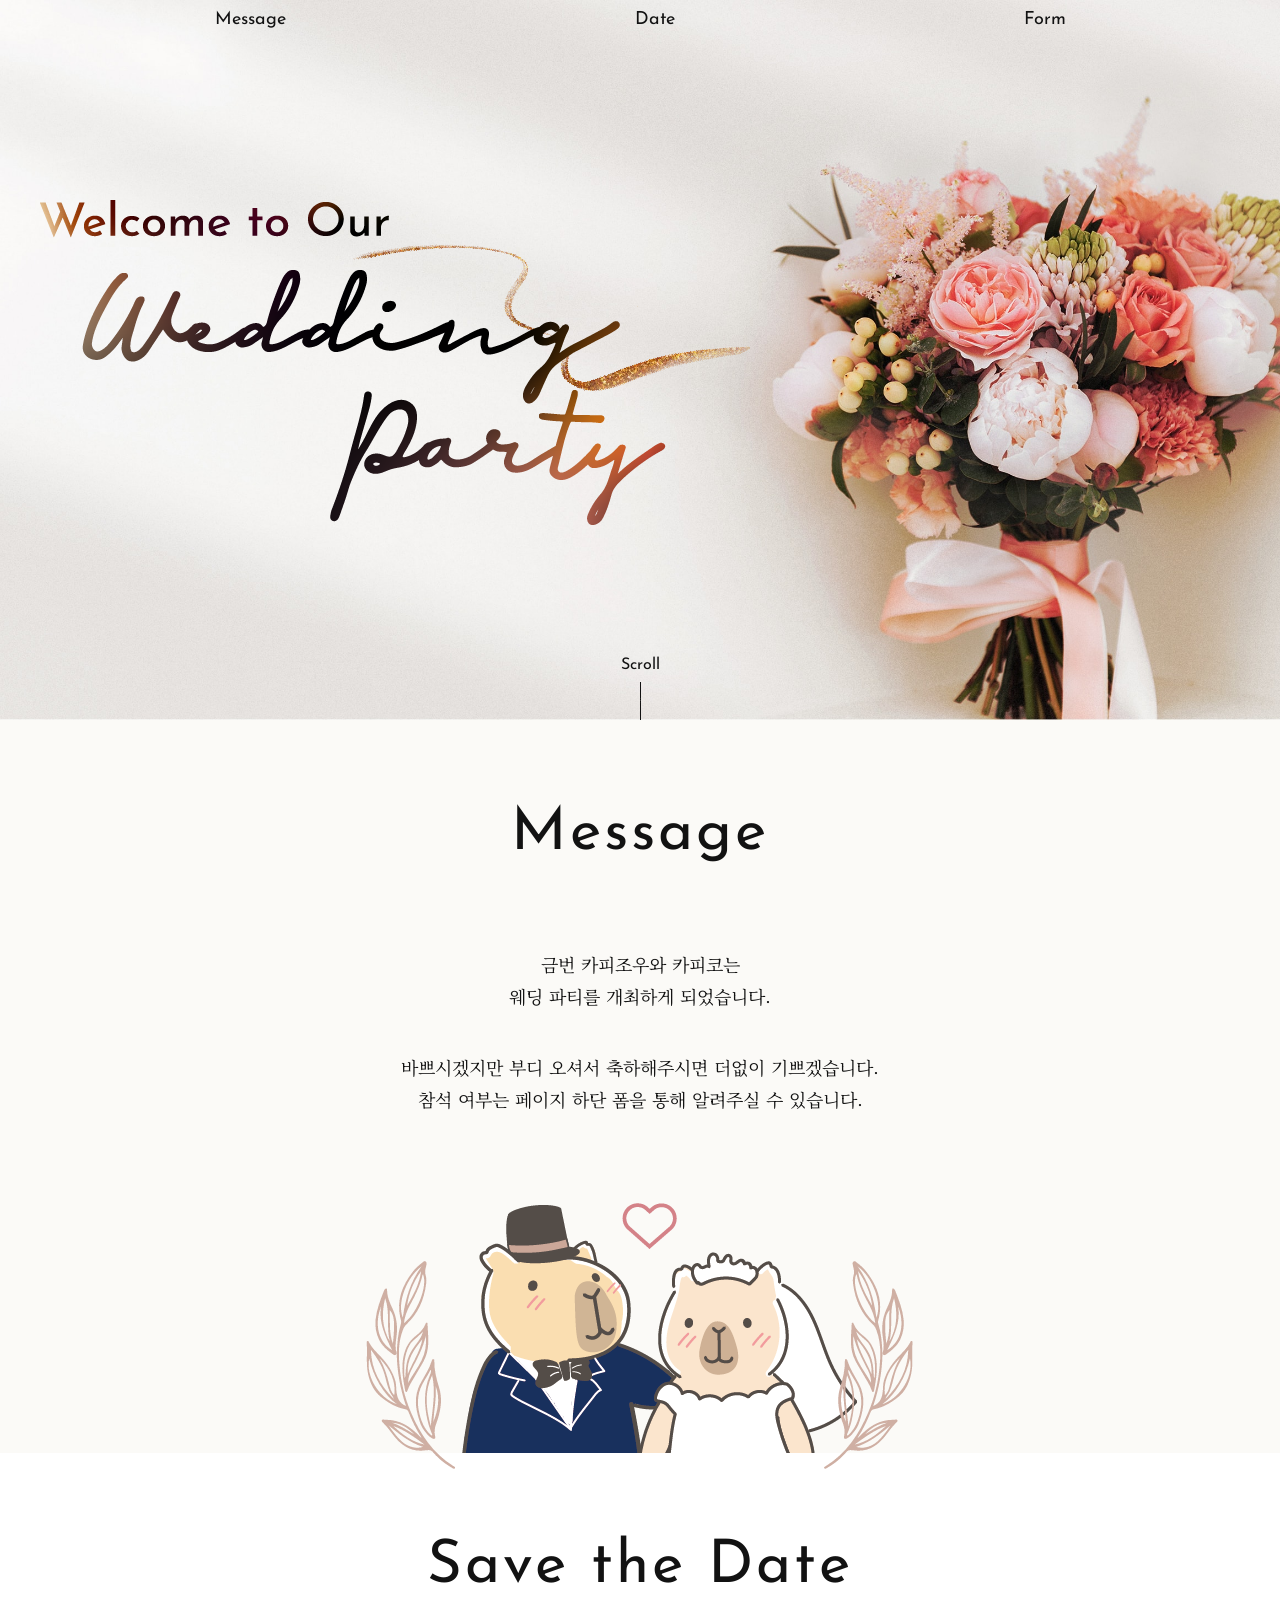
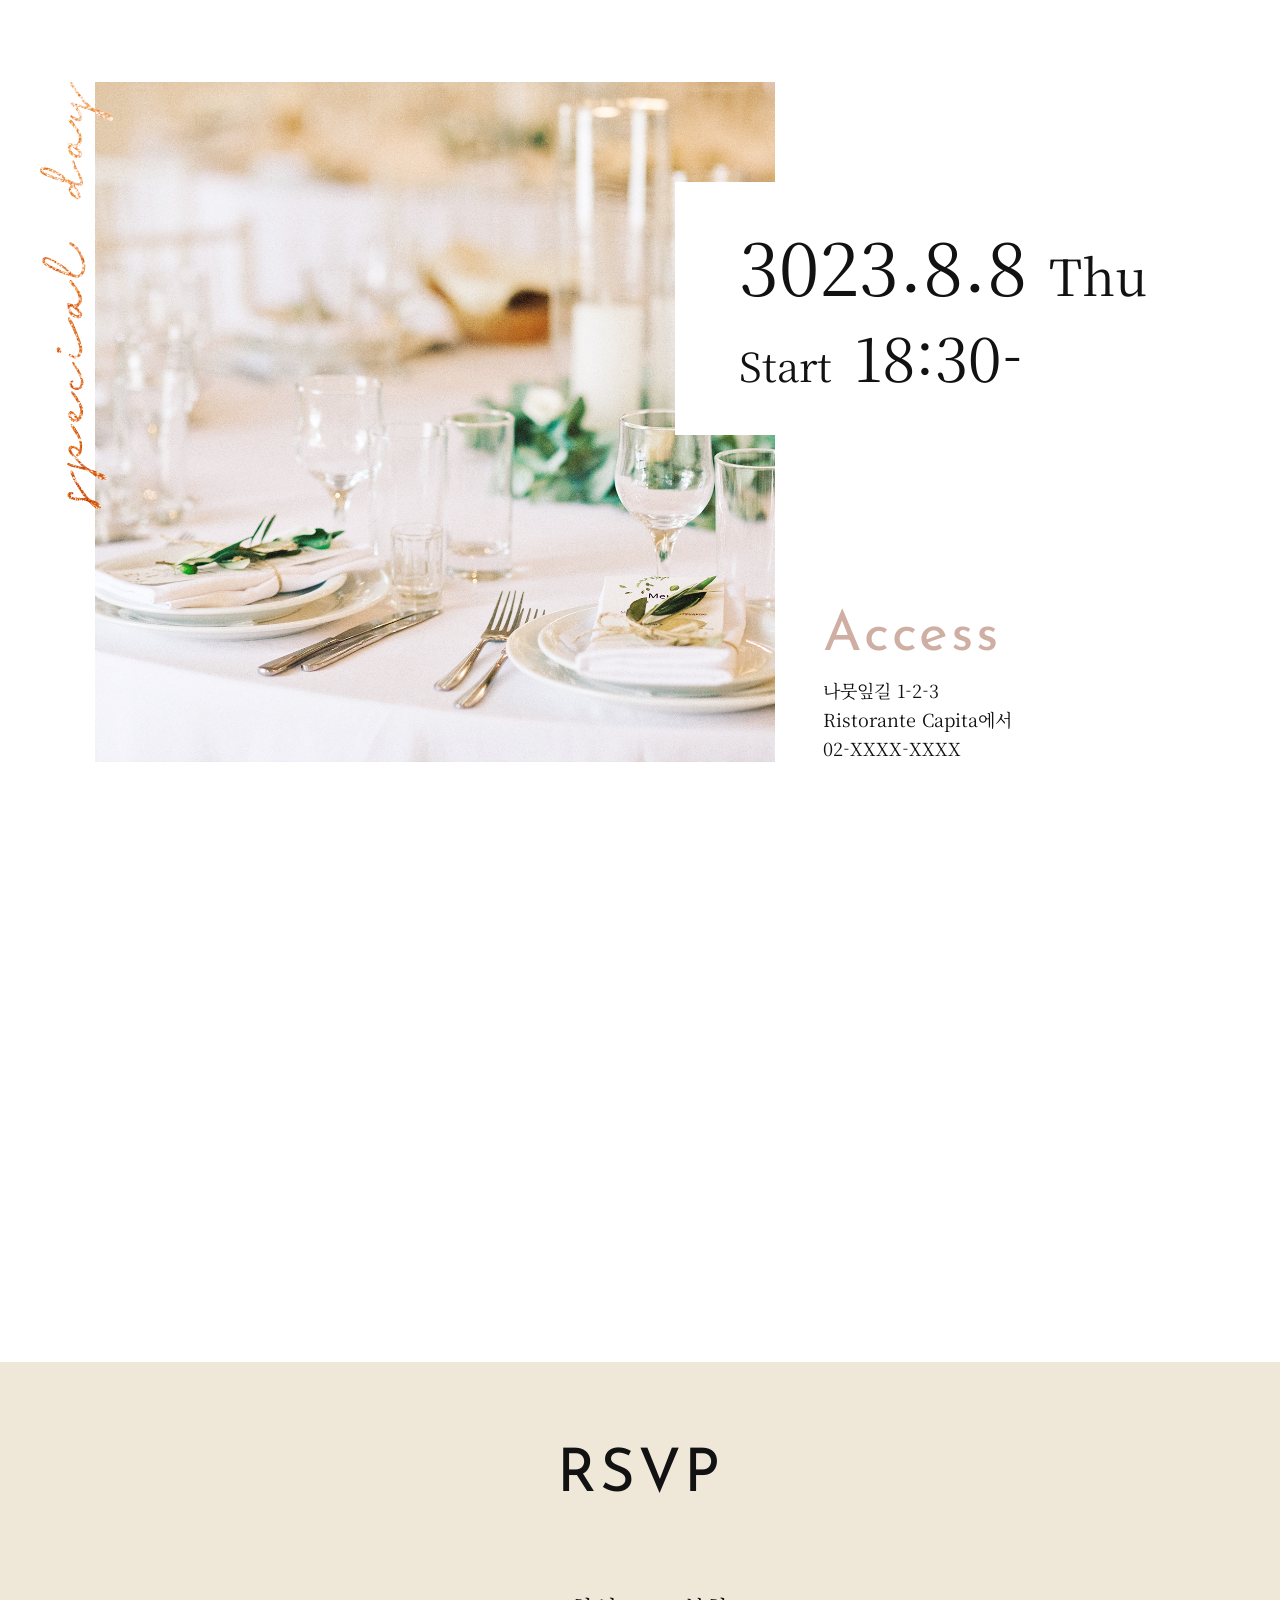
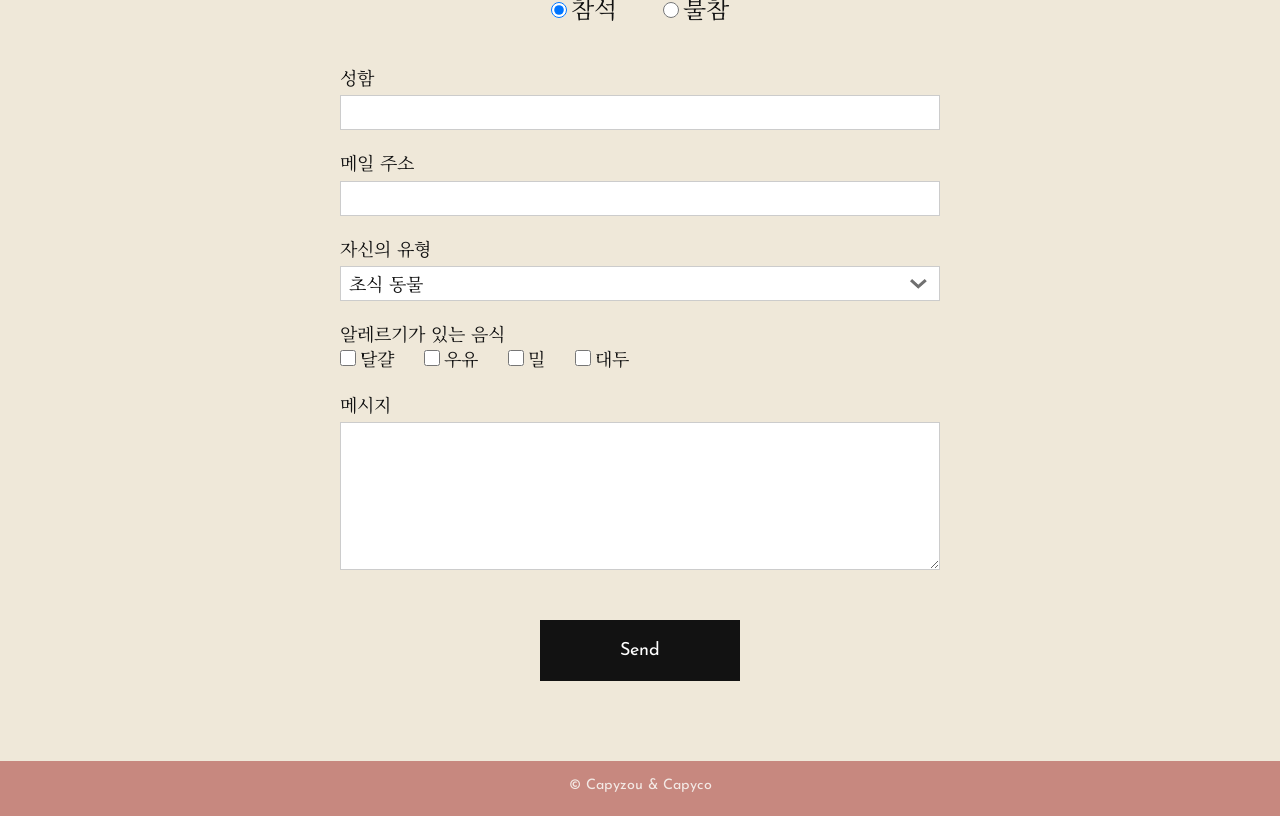
<file: 반응형 웹 만들기/work/index.html>
<!DOCTYPE html>
<html lang="ko">
  <head>
    <meta charset="UTF-8">
    <link rel="stylesheet" href="css/reset.css">
    <link rel="preconnect" href="https://fonts.googleapis.com">
    <link rel="preconnect" href="https://fonts.gstatic.com" crossorigin>
    <link href="https://fonts.googleapis.com/css2?family=Josefin+Sans&family=Noto+Serif+KR&display=swap" rel="stylesheet">
    <link rel="stylesheet" href="css/style.css">
    <title>Wedding Party Invitation</title>
  </head>
  <body>
    <header>
      <div class="innerWrap">
        <h1>
          <img src="images/hero_text.png" alt="Welcome to Our Wedding Party">
        </h1>
        <nav>
          <ul class="ffJosefin">
            <li><a href="#msgArea">Message</a></li>
            <li><a href="#dateArea">Date</a></li>
            <li><a href="#formArea">Form</a></li>
          </ul>
        </nav>
        <p class="scroll ffJosefin">Scroll<br><img src="images/bar.png" alt=""></p>
      </div>
    </header>
    <main>
      <section class="msgSec" id="msgArea">
        <div class="innerWrap">
          <h2 class="ffJosefin">Message</h2>
          <p>
            금번 카피조우와 카피코는<br>
            웨딩 파티를 개최하게 되었습니다.<br>
          </p>
          <p>
            바쁘시겠지만 부디 오셔서 축하해주시면 더없이 기쁘겠습니다.<br>
            참석 여부는 페이지 하단 폼을 통해 알려주실 수 있습니다.<br>
          </p>
          <p class="illust"><img src="images/message_img.png" alt="카피조우와 카피코"></p>
        </div>
      </section>
      <section class="dateSec" id="dateArea">
        <div class="innerWrap">
          <h2 class="ffJosefin">Save the Date</h2>
          <div class="layoutWrap">
            <p><img src="images/date_img.jpg" alt=""></p>
            <div>
              <p class="dateDetailSec">
                3023.8.8 <span class="word1">Thu</span><br>
                <span class="word2">Start</span> <span class="word3">18:30-</span>
              </p>
              <section class="accessSec">
                <h3 class="ffJosefin">Access</h3>
                <p>
                  나뭇잎길 1-2-3<br>
                  Ristorante Capita에서<br>
                  02-XXXX-XXXX<br>
                </p>
              </section>
            </div>
          </div>
        </div>
      </section>
      <section class="formSec" id="formArea">
        <div class="innerWrap">
          <h2 class="ffJosefin">RSVP</h2>
          <form action="" method="">
            <p class="attendRadio">
              <label><input type="radio" name="attend" value="참석" checked="checked">참석</label>
              <label><input type="radio" name="attend" value="불참">불참</label>
            </p>
            <p>
              성함<input type="text" name="user_name">
            </p>
            <p>
              메일 주소<input type="email" name="user_mail">
            </p>
            <p>
              자신의 유형
              <select name="user_type">
                <option value="초식 동물">초식 동물</option>
                <option value="육식 동물">육식 동물</option>
                <option value="인간">인간</option>
              </select>
            </p>
            <p class="allergyCheck">
              알레르기가 있는 음식<br>
              <label><input type="checkbox" name="allergy" value="달걀">달걀</label>
              <label><input type="checkbox" name="allergy" value="우유">우유</label>
              <label><input type="checkbox" name="allergy" value="밀">밀</label>
              <label><input type="checkbox" name="allergy" value="대두">대두</label>
            </p>
            <p>
              메시지
              <textarea name="message"></textarea>
            </p>
            <p class="submitBtn">
              <input type="submit" value="Send" class="ffJosefin">
            </p>
          </form>
        </div>
      </section>
    </main>
    <footer class="ffJosefin">
      <p><small>© Capyzou & Capyco</small></p>
    </footer>
  </body>
</html>
</file>
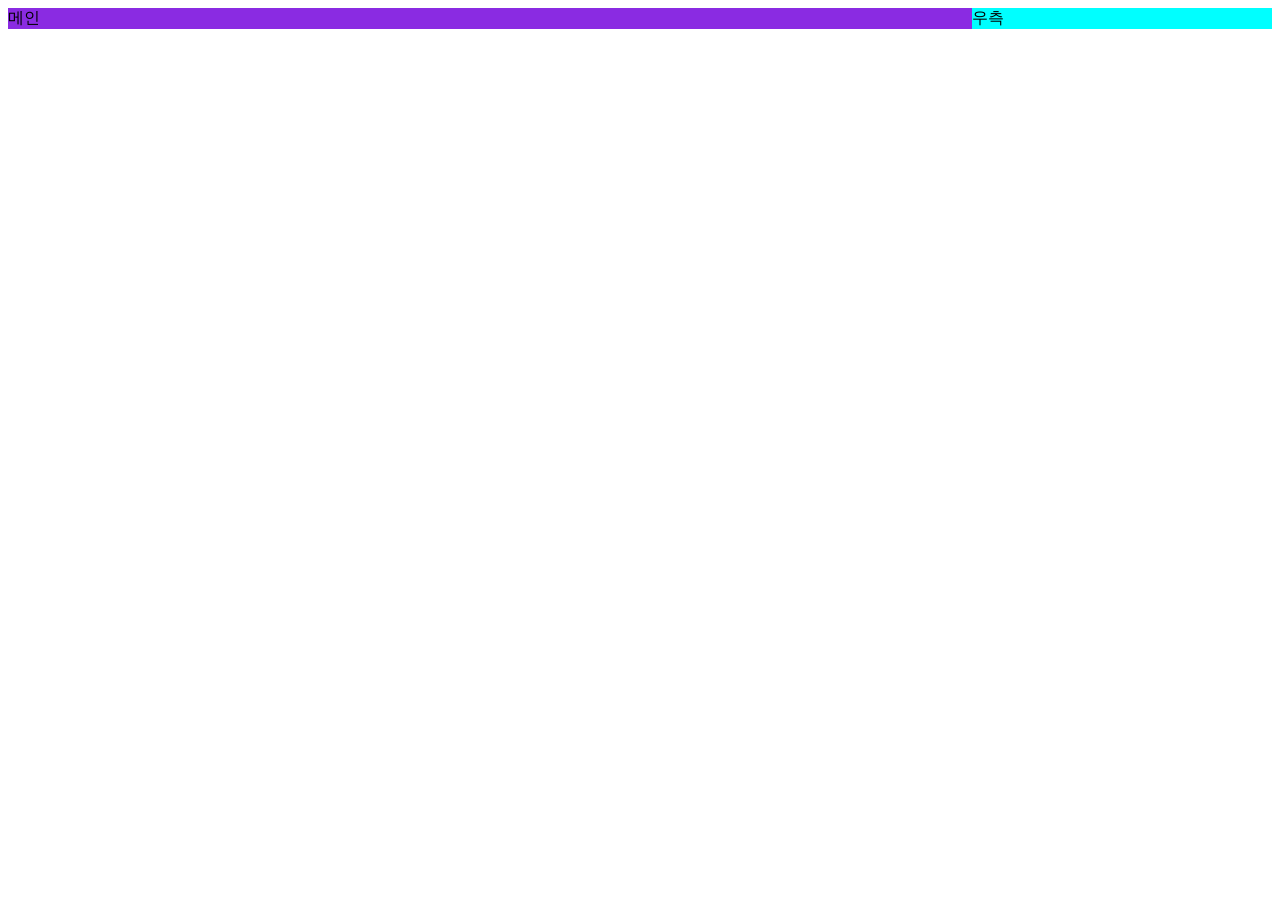
<file: test.html>
<!doctype html>
<html lang="ko">
  <head>
    <meta charset="UTF-8" />
    <meta name="viewport" content="width=device-width, initial-scale=1.0" />
    <style>
      .container {
        display: flex;
      }
      .content {
        flex-basis: 920px;
        background-color: blueviolet;
        flex-grow: 1;
      }
      .sidebar {
        flex-basis: 300px;
        background-color: aqua;
      }
    </style>
    <title>Document</title>
    <style>
      ul {
        display: flex;
      }
    </style>
  </head>
  <body>
    <div class="container">
      <main class="content">메인</main>
      <aside class="sidebar">우측</aside>
    </div>
  </body>
</html>
</file>
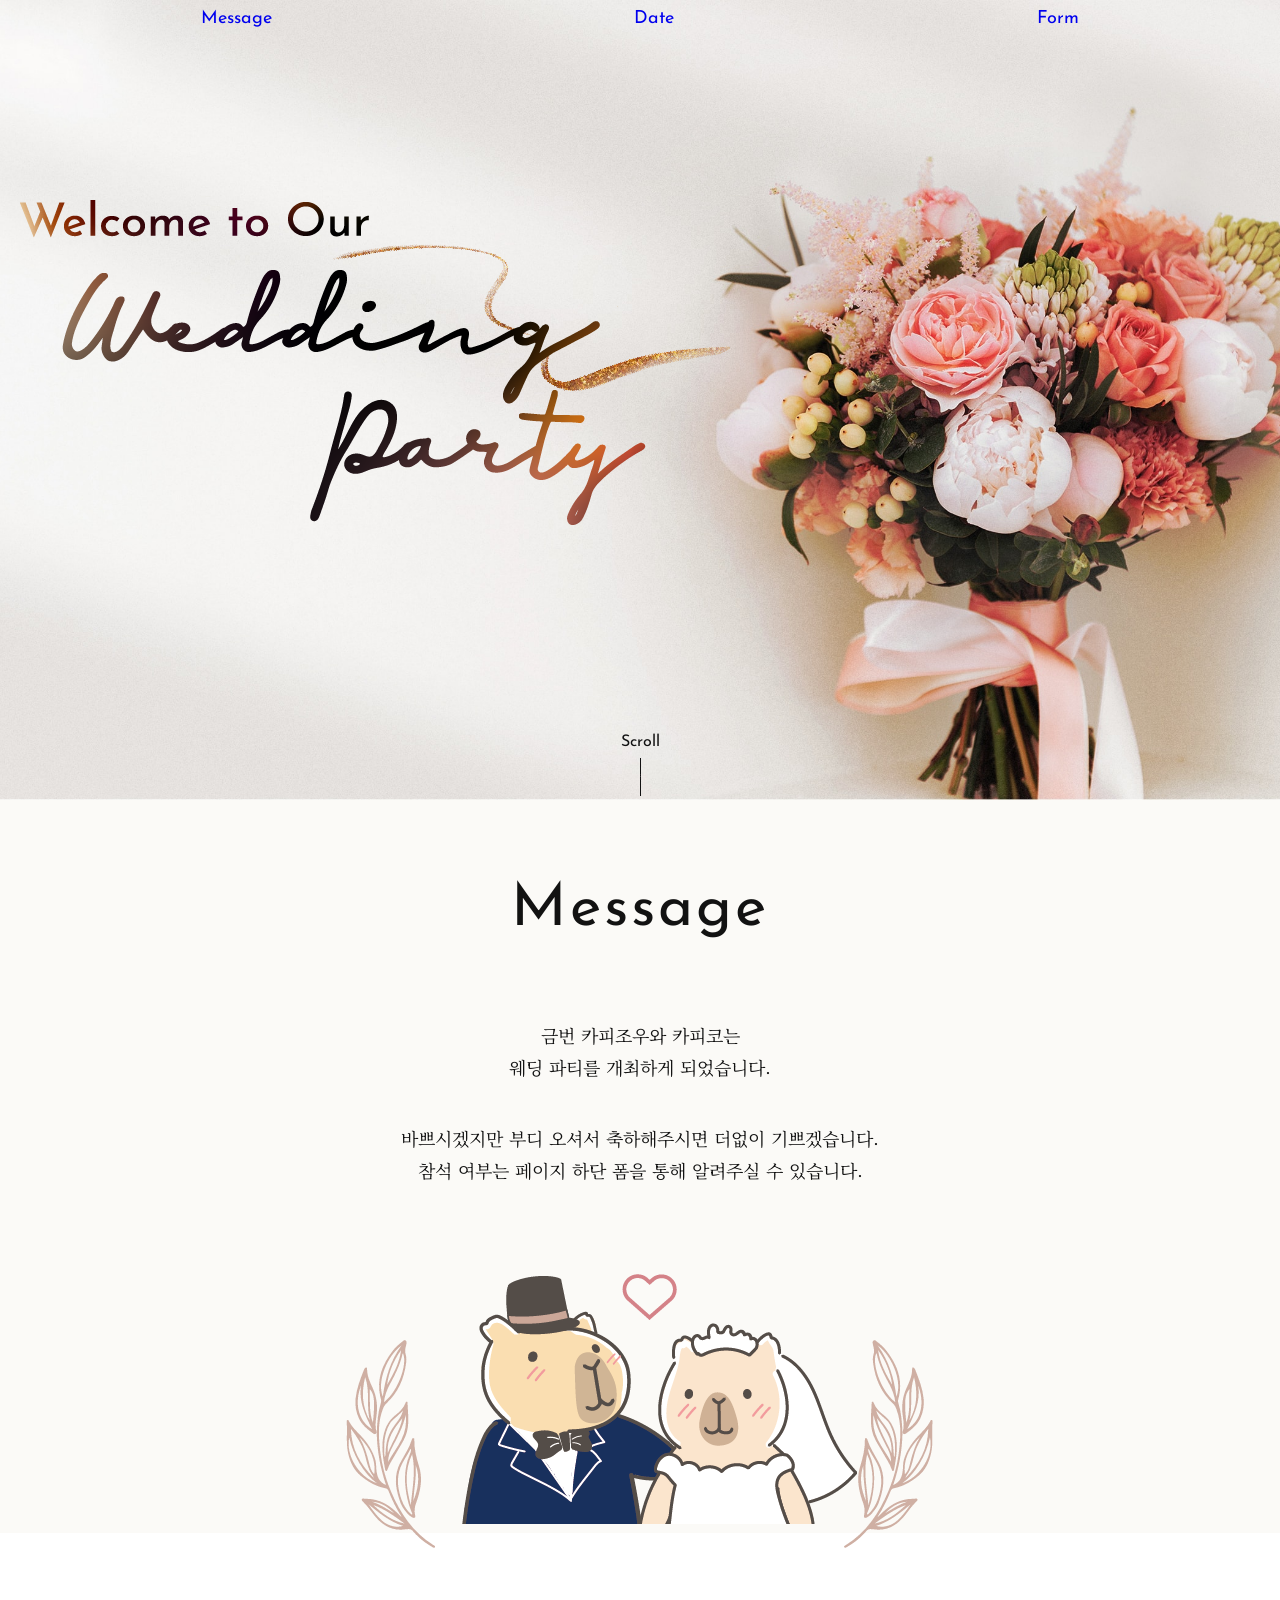
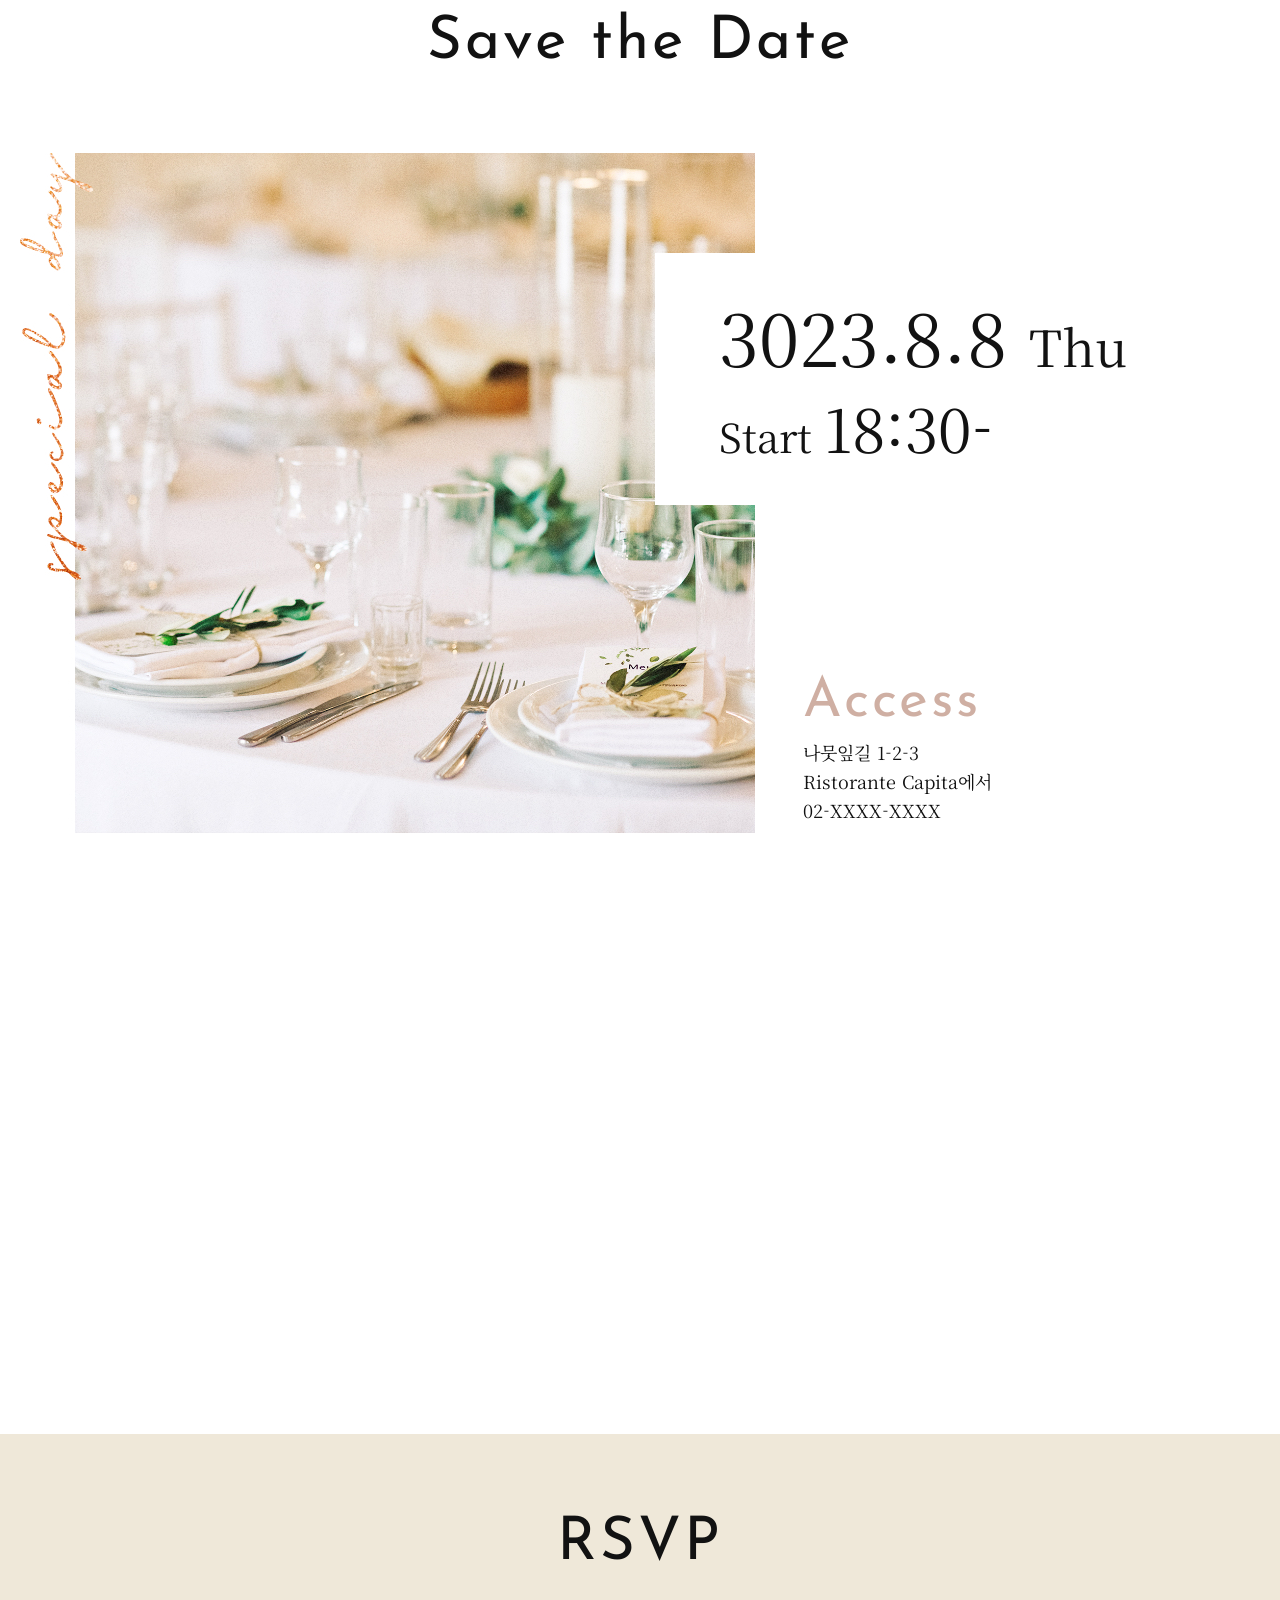
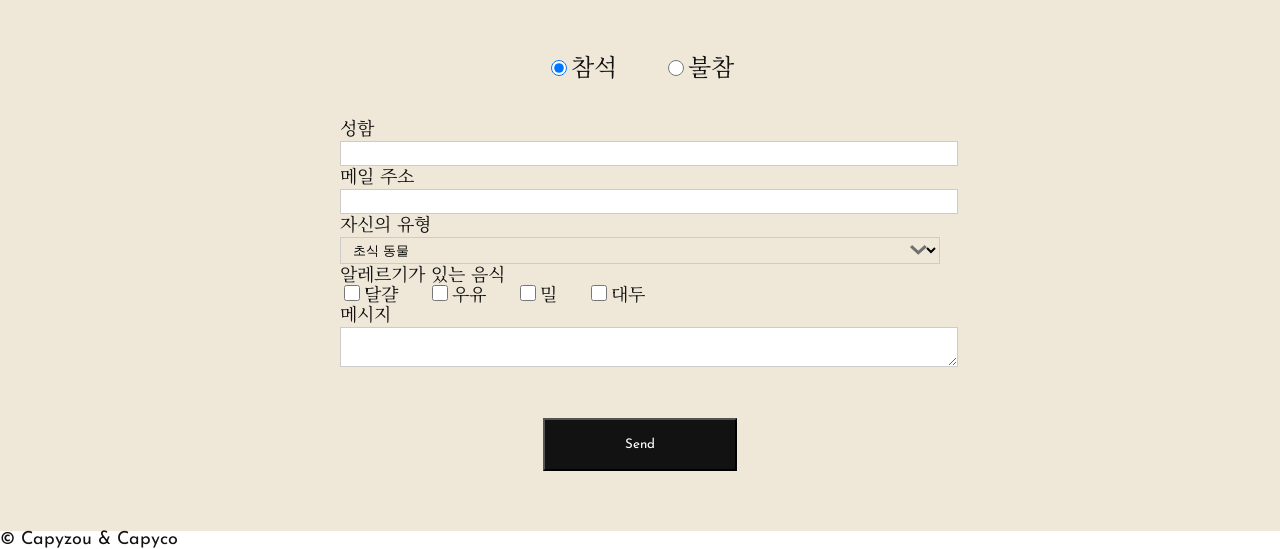
<file: 260422_청첩장/index_2.html>
<!doctype html>
<html lang="ko">
  <head>
    <meta charset="UTF-8" />
    <link rel="stylesheet" href="../CSS/reset.css" />
    <link rel="preconnect" href="https://fonts.googleapis.com" />
    <link rel="preconnect" href="https://fonts.gstatic.com" crossorigin />
    <link
      href="https://fonts.googleapis.com/css2?family=Josefin+Sans&family=Noto+Serif+KR&display=swap"
      rel="stylesheet"
    />
    <link rel="stylesheet" href="./style_2.css" />
    <!-- ←여러분의 작업 파일에는 css/style.css가 들어갑니다 -->
    <title>Wedding Party Invitation</title>
  </head>
  <body>
    <header>
      <div class="innerWrap">
        <h1>
          <img
            src="../asset/hero_text.png"
            alt="Welcome to Our Wedding Party"
          />
        </h1>
        <nav>
          <ul class="ffJosefin">
            <li><a href="#msgArea">Message</a></li>
            <li><a href="#dateArea">Date</a></li>
            <li><a href="#formArea">Form</a></li>
          </ul>
        </nav>
        <p class="scroll ffJosefin">
          Scroll<br /><img src="../asset/bar.png" alt="" />
        </p>
      </div>
    </header>
    <main>
      <section class="msgSec" id="msgArea">
        <div class="innerWrap">
          <h2 class="ffJosefin">Message</h2>
          <p>
            금번 카피조우와 카피코는<br />
            웨딩 파티를 개최하게 되었습니다.<br />
          </p>
          <p>
            바쁘시겠지만 부디 오셔서 축하해주시면 더없이 기쁘겠습니다.<br />
            참석 여부는 페이지 하단 폼을 통해 알려주실 수 있습니다.<br />
          </p>
          <p class="illust">
            <img src="../asset/message_img.png" alt="카피조우와 카피코" />
          </p>
        </div>
      </section>
      <section class="dateSec" id="dateArea">
        <div class="innerWrap">
          <h2 class="ffJosefin">Save the Date</h2>
          <div class="layoutWrap">
            <p><img src="../asset/date_img.jpg" alt="" /></p>
            <div>
              <p class="dateDetailSec">
                3023.8.8 <span class="word1"> Thu </span><br />
                <span class="word2"> Start </span>
                <span class="word3"> 18:30- </span>
              </p>
              <section class="accessSec">
                <h3 class="ffJosefin">Access</h3>
                <p>
                  나뭇잎길 1-2-3<br />
                  Ristorante Capita에서<br />
                  02-XXXX-XXXX<br />
                </p>
              </section>
            </div>
          </div>
        </div>
      </section>
      <section class="formSec" id="formArea">
        <div class="innerWrap">
          <h2 class="ffJosefin">RSVP</h2>
          <form action="" method="">
            <p class="attendRadio">
              <label
                ><input
                  type="radio"
                  name="attend"
                  value="참석"
                  checked="checked"
                />참석</label
              >
              <label
                ><input type="radio" name="attend" value="불참" />불참</label
              >
            </p>
            <p>성함<input type="text" name="user_name" /></p>
            <p>메일 주소<input type="email" name="user_mail" /></p>
            <p>
              자신의 유형
              <select name="user_type">
                <option value="초식 동물">초식 동물</option>
                <option value="육식 동물">육식 동물</option>
                <option value="인간">인간</option>
              </select>
            </p>
            <p class="allergyCheck">
              알레르기가 있는 음식<br />
              <label
                ><input
                  type="checkbox"
                  name="allergy"
                  value="달걀"
                />달걀</label
              >
              <label
                ><input
                  type="checkbox"
                  name="allergy"
                  value="우유"
                />우유</label
              >
              <label
                ><input type="checkbox" name="allergy" value="밀" />밀</label
              >
              <label
                ><input
                  type="checkbox"
                  name="allergy"
                  value="대두"
                />대두</label
              >
            </p>
            <p>
              메시지
              <textarea name="message"></textarea>
            </p>
            <p class="submitBtn">
              <input type="submit" value="Send" class="ffJosefin" />
            </p>
          </form>
        </div>
      </section>
    </main>
    <footer class="ffJosefin">
      <p><small>© Capyzou & Capyco</small></p>
    </footer>
  </body>
</html>
</file>
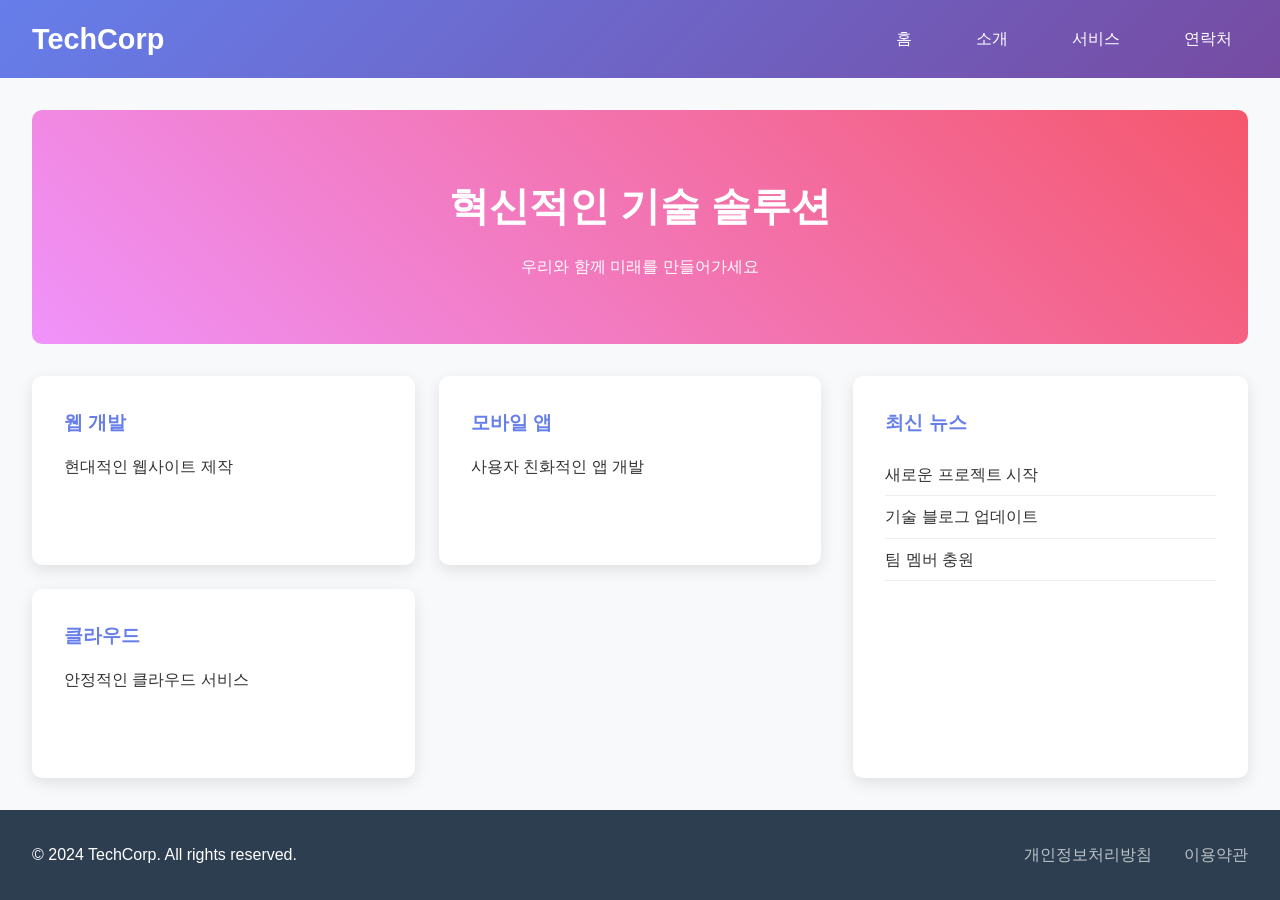
<file: 260423_반응형/Index_3.html>
<!doctype html>
<html lang="ko">
  <head>
    <meta charset="UTF-8" />
    <meta name="viewport" content="width=device-width, initial-scale=1.0" />
    <title>모던 웹사이트</title>
    <link rel="stylesheet" href="./style_3.css" />
  </head>
  <body>
    <!-- 헤더: Flexbox로 네비게이션 정렬 -->
    <header class="header">
      <div class="logo">
        <h1>TechCorp</h1>
      </div>
      <nav class="nav">
        <a href="#home">홈</a>
        <a href="#about">소개</a>
        <a href="#services">서비스</a>
        <a href="#contact">연락처</a>
      </nav>
    </header>

    <!-- 메인: Grid로 콘텐츠 배치 -->
    <main class="main">
      <section class="hero">
        <h2>혁신적인 기술 솔루션</h2>
        <p>우리와 함께 미래를 만들어가세요</p>
      </section>
      <section class="services">
        <div class="service-card">
          <h3>웹 개발</h3>
          <p>현대적인 웹사이트 제작</p>
        </div>
        <div class="service-card">
          <h3>모바일 앱</h3>
          <p>사용자 친화적인 앱 개발</p>
        </div>
        <div class="service-card">
          <h3>클라우드</h3>
          <p>안정적인 클라우드 서비스</p>
        </div>
      </section>
      <aside class="sidebar">
        <h3>최신 뉴스</h3>
        <ul>
          <li>새로운 프로젝트 시작</li>
          <li>기술 블로그 업데이트</li>
          <li>팀 멤버 충원</li>
        </ul>
      </aside>
    </main>

    <!-- 푸터: Flexbox로 정보 정렬 -->
    <footer class="footer">
      <div class="footer-info">
        <p>&copy; 2024 TechCorp. All rights reserved.</p>
      </div>
      <div class="footer-links">
        <a href="#privacy">개인정보처리방침</a>
        <a href="#terms">이용약관</a>
      </div>
    </footer>
  </body>
</html>
</file>
<file: 반응형 웹 만들기/work/css/style.css>
@charset "utf-8";
body {
  font-family: 'Noto Serif KR', serif;
  font-size: 18px;
  color: #121212;
}
.ffJosefin {
  font-family: 'Josefin Sans',sans-serif;
}
.innerWrap {
  width: 1240px;
  margin: 0 auto;
  padding: 80px 20px 0;
}
main h2 {
  text-align: center;
  font-size: 60px;
  letter-spacing: .05em;
  margin-bottom: 80px;
}
header {
  background: url(../images/hero.jpg) no-repeat right center/cover;
}
header .innerWrap {
  height: 720px;
  position: relative;
}
header h1 {
  padding-top: 120px;
}
header .scroll {
  position: absolute;
  left: 0;
  bottom: 0;
  width: 100%;
  text-align: center;
  font-size: 16px;
}
header .scroll img {
  margin-top: 8px;
}
header nav {
  position: fixed;
  top: 0;
  left: 0;
  width: 100%;
  z-index: 100;
}
header nav ul {
  display: flex;
  justify-content: space-around;
  width: 1240px;
  margin: 0 auto;
  padding: 10px 20px;
}
header nav ul li a:hover {
  text-decoration: underline;
}
.msgSec {
  background-color: #fbfaf7;
}
.msgSec p {
  text-align: center;
  line-height: 1.75;
  margin-bottom: 40px;
}
.msgSec p.illust {
  margin-top: 80px;
  margin-bottom: 0;
  position: relative;
}
.msgSec p.illust::before {
  content: url(../images/deco_left.png);
  position: absolute;
  left: 320px;
  bottom: -30px;
}
.msgSec p.illust::after {
  content: url(../images/deco_right.png);
  position: absolute;
  right: 320px;
  bottom: -30px;
}
.dateSec {
  background-color: #ffffff;
  padding-bottom: 120px;
}
.dateSec .layoutWrap {
  display: flex;
}
.dateSec .layoutWrap > p {
  flex-basis: 735px;
}
.dateSec .layoutWrap > div {
  flex-basis: 465px;
  padding-top: 100px;
}
.dateSec .dateDetailSec {
  font-size: 72px;
  margin: 0 0 170px -100px;
  background-color: #ffffff;
  padding: 40px 64px;
  line-height: 1.2;
}
.word1 {font-size: 50px;}
.word2 {font-size: 40px;}
.word3 {font-size: 60px;}
.accessSec {
  margin-left: 48px;
}
.accessSec h3 {
  color: #cfafa3;
  font-size: 55px;
  letter-spacing: .05em;
  margin-bottom: 8px;
}
.accessSec p {
  line-height: 1.6;
}
.formSec {
  background-color: #efe8d9;
  padding-bottom: 60px;
}
form {
  width: 600px;
  margin: 0 auto;
}
input[type="text"],
input[type="email"],
select,
textarea {
  border: 1px solid #cccccc;
  background-color: #ffffff;
  width: 100%;
  margin-top: 5px;
  padding: 4px 8px;
}
input[type="radio"],
input[type="checkbox"] {
  width: 16px;
  height: 16px;
  vertical-align: baseline;
  margin-right: 4px;
}
.attendRadio {
  text-align: center;
  margin-bottom: 40px;
}
.attendRadio label {
  margin: 0 20px;
  font-size: 24px;
}
.allergyCheck label {
  margin-right: 24px;
}
select {
  background: #ffffff url(../images/arrow.png) no-repeat 98% 50%/17px 10px;
}
textarea {
  height: 148px;
  margin-bottom: 30px;
}
form > p {
  line-height: 1.4;
  margin-bottom: 20px;
}
.submitBtn {
  text-align: center;
}
input[type="submit"] {
  background-color: #121212;
  color: #ffffff;
  padding: 18px 80px;
}
footer {
  background-color: #c7887f;
  color: #f3e9e5;
  padding: 14px 10px 20px;
  text-align: center;
}
.dateSec {
  margin-bottom: 480px;
}
.dateSec::after {
  content: "";
  position: fixed;
  left: 0;
  top: 0;
  width: 100%;
  height: 100%;
  background: url(../images/bg.jpg) no-repeat center/cover;
  z-index: -1;
}
input[type="submit"]:hover {
  background-color: #c7887f;
  margin-left: 20px;
  transition-property: background-color,margin-left;
  transition-duration: 300ms;
  transition-timing-function: ease-in;
  transition-delay: 0ms;
}
@keyframes scrollAnimation {
  0% {
    transform: scaleY(0);
    transform-origin: top;
  }
  50% {
    transform: scaleY(1);
    transform-origin: top;
  }
  50.1% {
    transform: scaleY(1);
    transform-origin: bottom;
  }
  100% {
    transform: scaleY(0);
    transform-origin: bottom;
  }
}
header .scroll img {
  animation-name: scrollAnimation;
  animation-duration: 1.8s;
  animation-timing-function: ease-out;
  animation-iteration-count: infinite;
}
</file>
<file: 260422_청첩장/style_2.css>
@charset "utf-8";
body {
  font-family: "Noto Serif KR", serif;
  font-size: 18px;
  color: #121212;
}
.ffJosefin {
  font-family: "Josefin Sans", sans-serif;
}

a {
  text-decoration: none;
}

.innerWrap {
  width: 1240px;
  margin: 0 auto;
  padding: 80px 20px 0;
}
main h2 {
  text-align: center;
  font-size: 60px;
  letter-spacing: 0.05em;
  margin-bottom: 80px;
}
header {
  background: url(../asset/hero.jpg) no-repeat right center/cover;
}
header .innerWrap {
  height: 720px;
  position: relative;
}
header h1 {
  padding-top: 120px;
}
header .scroll {
  position: absolute;
  left: 0;
  bottom: 0;
  width: 100%;
  text-align: center;
  font-size: 16px;
}
header .scroll img {
  margin-top: 8px;
}
header nav {
  position: fixed;
  top: 0;
  left: 0;
  width: 100%;
  z-index: 100;
}
header nav ul {
  display: flex;
  justify-content: space-around;
  width: 1240px;
  margin: 0 auto;
  padding: 10px 20px;
}
header nav ul li a:hover {
  text-decoration: underline;
}
.msgSec {
  background-color: #fbfaf7;
}
.msgSec p {
  text-align: center;
  line-height: 1.75;
  margin-bottom: 40px;
}
.msgSec p.illust {
  margin-top: 80px;
  margin-bottom: 0;
  position: relative;
}
.msgSec p.illust::before {
  content: url(../asset/deco_left.png);
  position: absolute;
  left: 320px;
  bottom: -30px;
}
.msgSec p.illust::after {
  content: url(../asset/deco_right.png);
  position: absolute;
  right: 320px;
  bottom: -30px;
}
.dateSec {
  background-color: #ffffff;
  padding-bottom: 120px;
}
.dateSec .layoutWrap {
  display: flex;
}
.dateSec .layoutWrap > p {
  flex-basis: 735px;
}
.dateSec .layoutWrap > div {
  flex-basis: 465px;
  padding-top: 100px;
}

.dateSec .dateDetailSec {
  font-size: 72px;
  margin: 0 0 170px -100px;
  background-color: #ffffff;
  padding: 40px 64px;
  line-height: 1.2;
}

.word1 {
  font-size: 50px;
}
.word2 {
  font-size: 40px;
}
.word3 {
  font-size: 60px;
}

.accessSec {
  margin-left: 48px;
}

.accessSec h3 {
  color: #cfafa3;
  font-size: 55px;
  letter-spacing: 0.05em;
  margin-bottom: 8px;
}

.accessSec p {
  line-height: 1.6;
}

.formSec {
  background-color: #efe8d9;
  padding-bottom: 60px;
}

form {
  width: 600px;
  margin: 0 auto;
}

input[type="text"],
input[type="email"],
select,
textarea {
  border: 1px solid #cccccc;
  background-color: #ffffff;
  width: 100%;
  margin-top: 5px;
  padding: 4px 8px;
}

input[type="radio"],
input[type="checkbox"] {
  width: 16px;
  height: 16px;
  margin-right: 4px;
  vertical-align: baseline;
}

.attendRadio {
  text-align: center;
  margin-bottom: 40px;
}

.attendRadio label {
  margin: 0 20px;
  font-size: 24px;
}

.allergyCheck label {
  margin-right: 24px;
}

select {
  background: url(../asset/arrow.png) no-repeat 98% 50%/17px 10px;
}

.submitBtn {
  text-align: center;
  margin-top: 50px;
}

input[type="submit"] {
  background-color: #121212;
  color: #ffffff;
  padding: 18px 80px;
}

.dateSec {
  margin-bottom: 480px;
}

.dateSec::after {
  content: "";
  position: fixed;
  left: 0;
  top: 0;
  width: 100%;
  height: 100%;
  background: url(../asset/bg.jpg) no-repeat center/cover;
  z-index: -1;
}
</file>
<file: 260423_반응형/style_3.css>
* {
  margin: 0;
  padding: 0;
  box-sizing: border-box;
}

body {
  font-family: "Arial", sans-serif;
  line-height: 1.6;
  color: #333;
  display: flex;
  flex-direction: column;
  min-height: 100vh;
}

/* 헤더: Flexbox 활용 */
.header {
  background: linear-gradient(135deg, #667eea 0%, #764ba2 100%);
  color: white;
  padding: 1rem 2rem;
  display: flex;
  justify-content: space-between;
  align-items: center;
  box-shadow: 0 2px 10px rgba(0, 0, 0, 0.1);
}

.logo h1 {
  font-size: 1.8rem;
  font-weight: bold;
}

.nav {
  display: flex;
  gap: 2rem;
}

.nav a {
  color: white;
  text-decoration: none;
  padding: 0.5rem 1rem;
  border-radius: 5px;
  transition: background-color 0.3s;
}

.nav a:hover {
  background-color: rgba(255, 255, 255, 0.2);
}

/* 메인: Grid 레이아웃 */
.main {
  flex: 1;
  display: grid;
  grid-template-columns: 2fr 1fr;
  grid-template-rows: auto 1fr;
  grid-template-areas:
    "hero hero"
    "services sidebar";
  gap: 2rem;
  padding: 2rem;
  background-color: #f8f9fa;
}

.hero {
  grid-area: hero;
  background: linear-gradient(45deg, #f093fb 0%, #f5576c 100%);
  color: white;
  padding: 4rem 2rem;
  text-align: center;
  border-radius: 10px;
}

.hero h2 {
  font-size: 2.5rem;
  margin-bottom: 1rem;
}

.services {
  grid-area: services;
  display: grid;
  grid-template-columns: repeat(auto-fit, minmax(250px, 1fr));
  gap: 1.5rem;
}

.service-card {
  background: white;
  padding: 2rem;
  border-radius: 10px;
  box-shadow: 0 5px 15px rgba(0, 0, 0, 0.1);
  transition: transform 0.3s;
}

.service-card:hover {
  transform: translateY(-5px);
}

.service-card h3 {
  color: #667eea;
  margin-bottom: 1rem;
}

.sidebar {
  grid-area: sidebar;
  background: white;
  padding: 2rem;
  border-radius: 10px;
  box-shadow: 0 5px 15px rgba(0, 0, 0, 0.1);
}

.sidebar h3 {
  color: #667eea;
  margin-bottom: 1rem;
}

.sidebar ul {
  list-style: none;
}

.sidebar li {
  padding: 0.5rem 0;
  border-bottom: 1px solid #eee;
}

/* 푸터: Flexbox 활용 */
.footer {
  background-color: #2c3e50;
  color: white;
  padding: 2rem;
  display: flex;
  justify-content: space-between;
  align-items: center;
}

.footer-links {
  display: flex;
  gap: 2rem;
}

.footer-links a {
  color: #bdc3c7;
  text-decoration: none;
  transition: color 0.3s;
}

.footer-links a:hover {
  color: white;
}

/* 태블릿 버전 */
@media (max-width: 768px) {
  .header {
    flex-direction: column;
    gap: 1rem;
    /* display: grid;
    grid-template-columns: repeat(2, 1fr); -> 세로에서 가로로 늘어날 때 쓰는 코드*/
  }
  .main {
    grid-template-columns: 1fr;
    grid-template-areas:
      "hero"
      "services"
      "sidebar";
  }
  .footer {
    flex-direction: column;
    gap: 1rem;
    text-align: center;
  }
}

/* 핸드폰 버전 */
@media (max-width: 480px) {
  .nav {
    flex-direction: column;
    width: 100%;
  }
  .services {
    grid-template-columns: 1fr;
  }
  .hero h2 {
    font-size: 2rem;
  }
}
</file>
